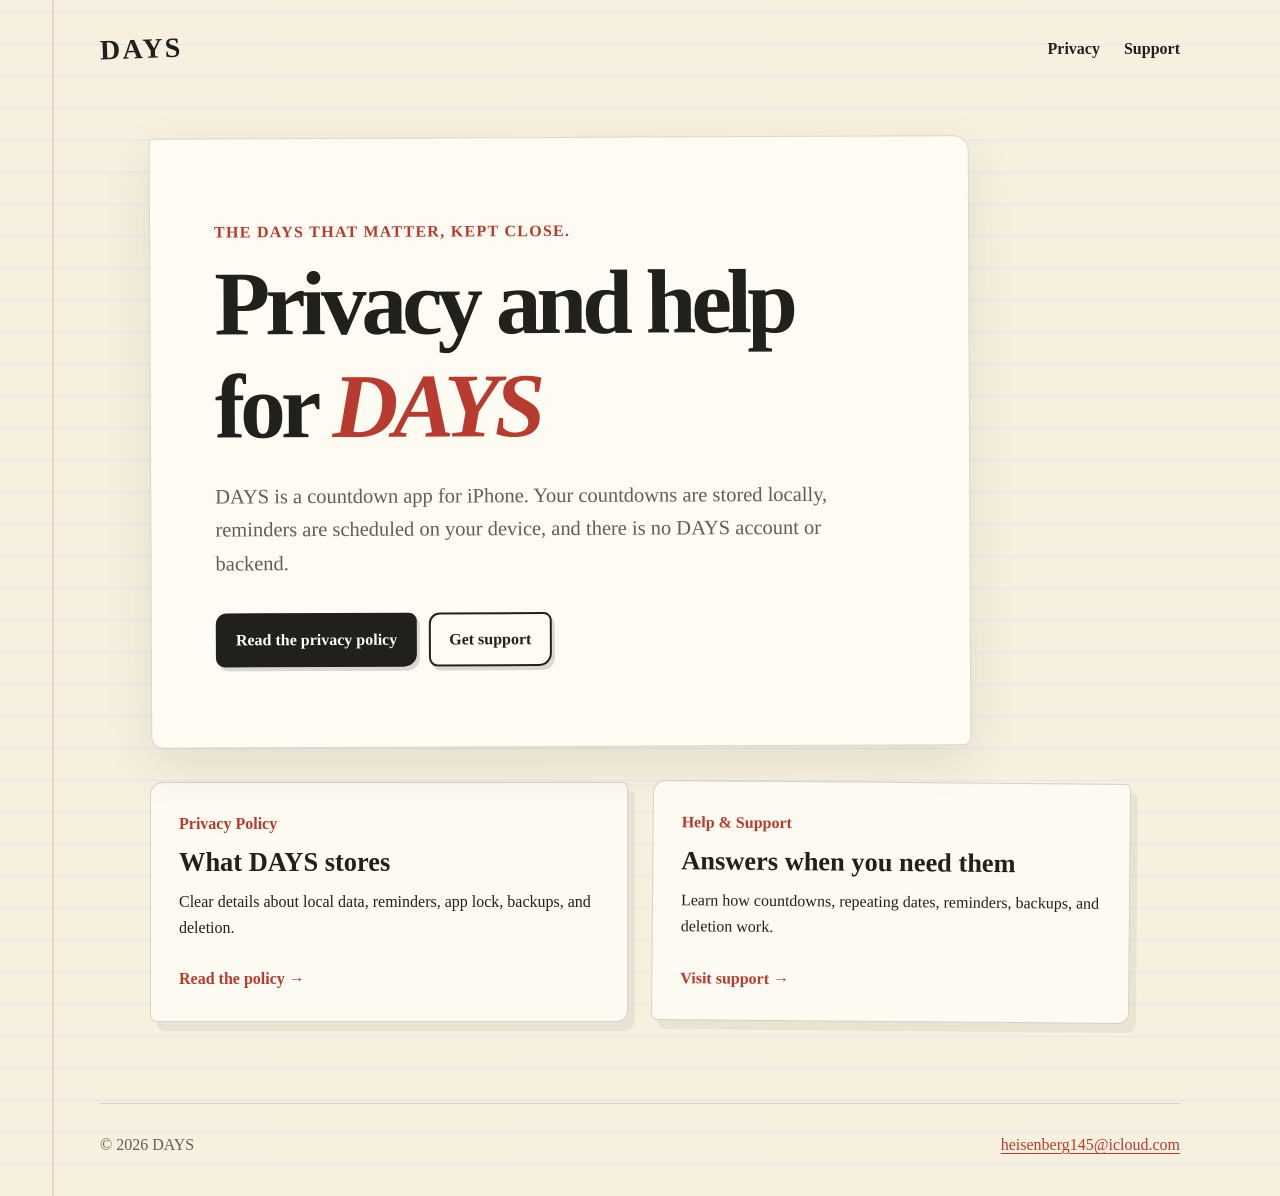
<file: index.html>
<!doctype html>
<html lang="en">
<head>
  <meta charset="utf-8">
  <meta name="viewport" content="width=device-width, initial-scale=1">
  <meta name="description" content="Official privacy and support information for DAYS, a private countdown app for iPhone.">
  <meta name="theme-color" content="#f7f0df">
  <title>DAYS — Privacy &amp; Support</title>
  <link rel="icon" href="assets/favicon.svg" type="image/svg+xml">
  <link rel="stylesheet" href="assets/styles.css">
</head>
<body>
  <a class="skip-link" href="#main">Skip to content</a>
  <header class="site-header">
    <a class="wordmark" href="./" aria-label="DAYS home">DAYS</a>
    <nav aria-label="Primary navigation">
      <a href="privacy/">Privacy</a>
      <a href="support/">Support</a>
    </nav>
  </header>

  <main id="main" class="home-shell">
    <section class="hero" aria-labelledby="hero-title">
      <p class="eyebrow">The days that matter, kept close.</p>
      <h1 id="hero-title">Privacy and help for <span>DAYS</span></h1>
      <p class="lede">DAYS is a countdown app for iPhone. Your countdowns are stored locally, reminders are scheduled on your device, and there is no DAYS account or backend.</p>
      <div class="hero-actions">
        <a class="button primary" href="privacy/">Read the privacy policy</a>
        <a class="button secondary" href="support/">Get support</a>
      </div>
    </section>

    <section class="card-grid" aria-label="Site sections">
      <a class="paper-card" href="privacy/">
        <span class="card-kicker">Privacy Policy</span>
        <strong>What DAYS stores</strong>
        <span>Clear details about local data, reminders, app lock, backups, and deletion.</span>
        <span class="card-link">Read the policy →</span>
      </a>
      <a class="paper-card" href="support/">
        <span class="card-kicker">Help &amp; Support</span>
        <strong>Answers when you need them</strong>
        <span>Learn how countdowns, repeating dates, reminders, backups, and deletion work.</span>
        <span class="card-link">Visit support →</span>
      </a>
    </section>
  </main>

  <footer class="site-footer">
    <span>© 2026 DAYS</span>
    <a href="mailto:heisenberg145@icloud.com">heisenberg145@icloud.com</a>
  </footer>
</body>
</html>
</file>
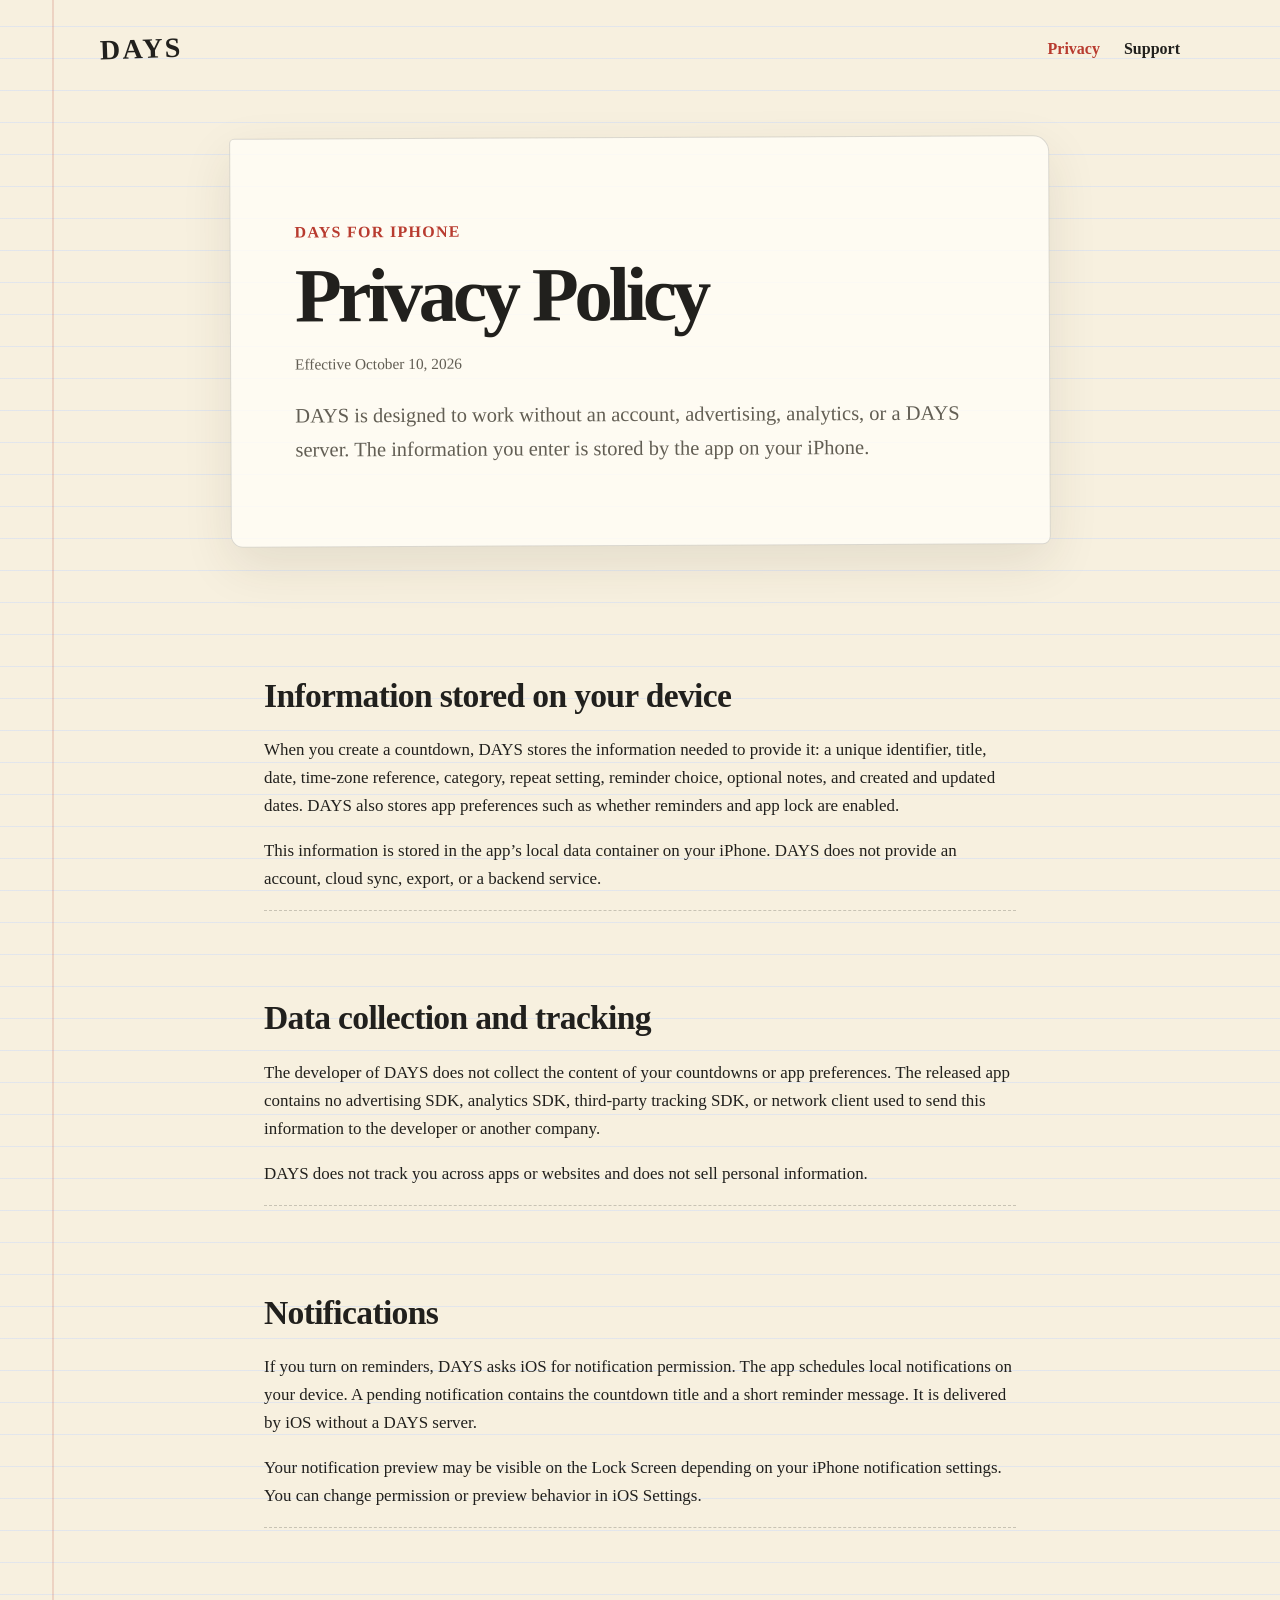
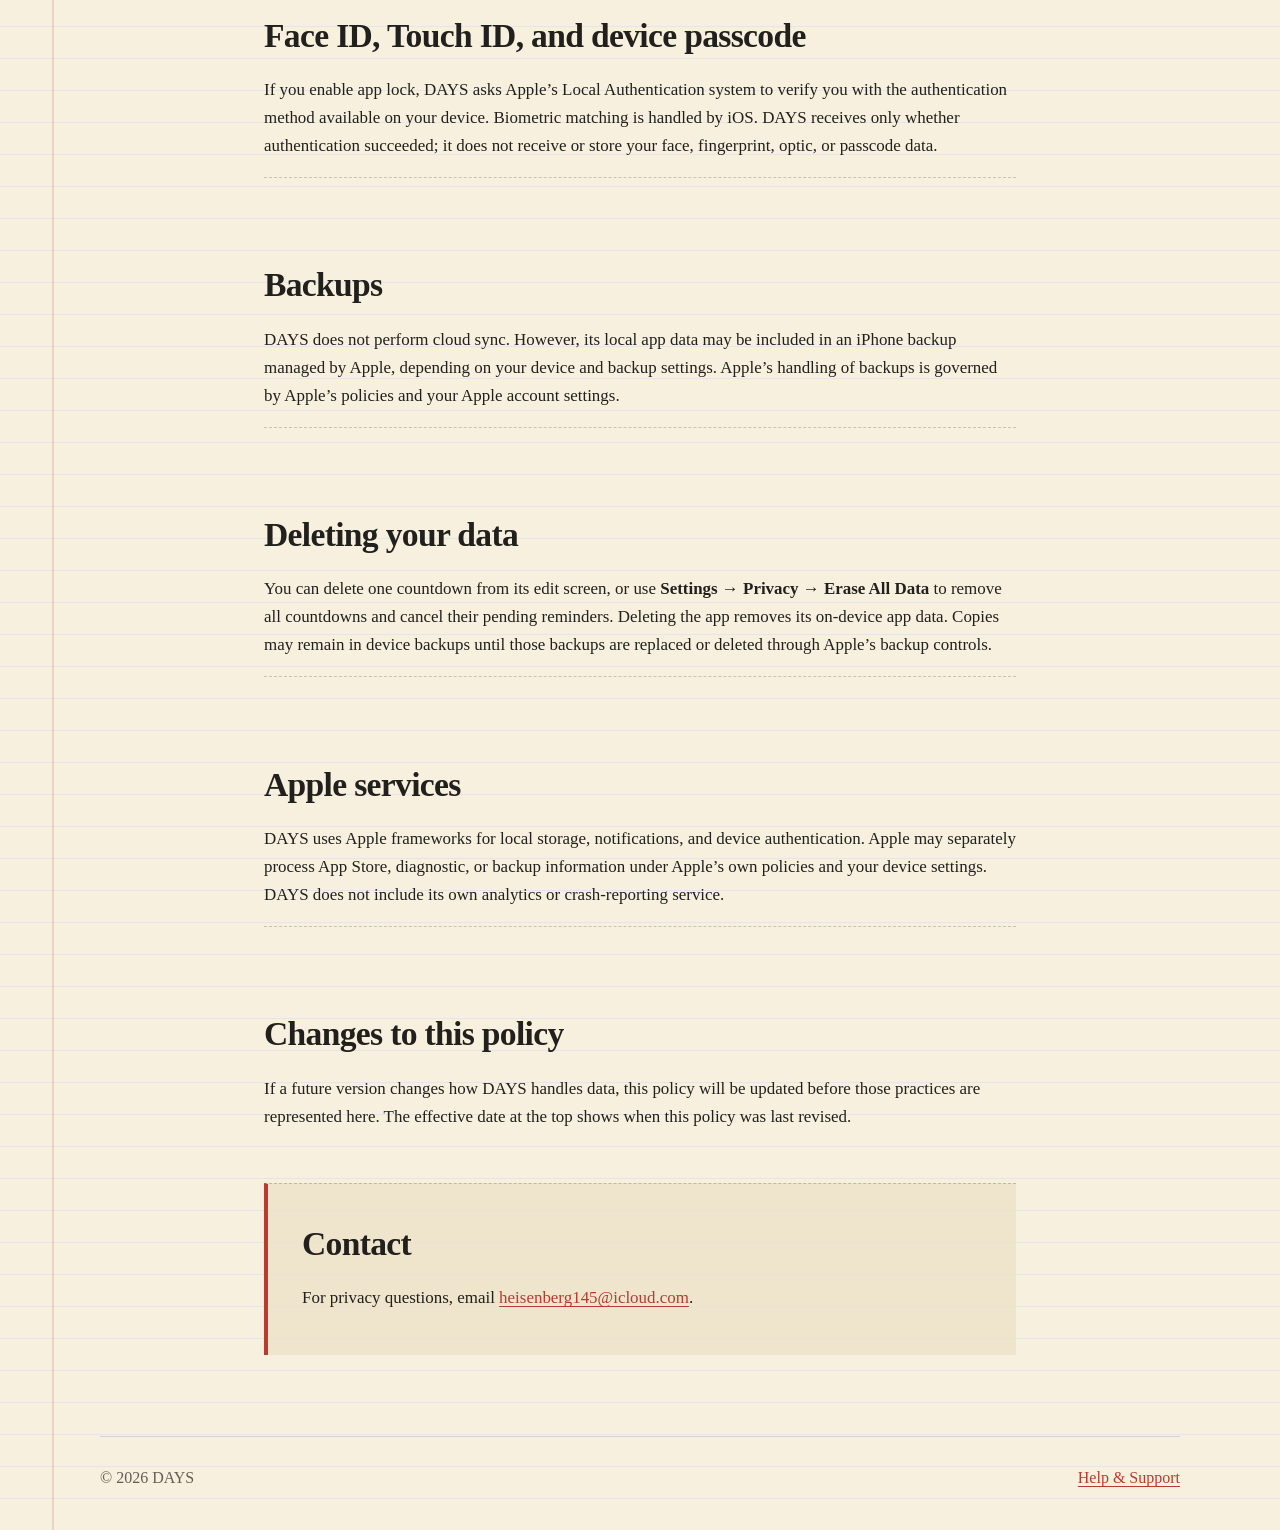
<file: privacy/index.html>
<!doctype html>
<html lang="en">
<head>
  <meta charset="utf-8">
  <meta name="viewport" content="width=device-width, initial-scale=1">
  <meta name="description" content="Privacy Policy for DAYS, a countdown app for iPhone.">
  <meta name="theme-color" content="#f7f0df">
  <title>Privacy Policy — DAYS</title>
  <link rel="icon" href="../assets/favicon.svg" type="image/svg+xml">
  <link rel="stylesheet" href="../assets/styles.css">
</head>
<body>
  <a class="skip-link" href="#main">Skip to content</a>
  <header class="site-header">
    <a class="wordmark" href="../" aria-label="DAYS home">DAYS</a>
    <nav aria-label="Primary navigation">
      <a href="./" aria-current="page">Privacy</a>
      <a href="../support/">Support</a>
    </nav>
  </header>

  <main id="main" class="article-shell">
    <header class="article-header">
      <p class="eyebrow">DAYS for iPhone</p>
      <h1>Privacy Policy</h1>
      <p class="effective">Effective October 10, 2026</p>
      <p class="lede">DAYS is designed to work without an account, advertising, analytics, or a DAYS server. The information you enter is stored by the app on your iPhone.</p>
    </header>

    <article class="policy-content">
      <section>
        <h2>Information stored on your device</h2>
        <p>When you create a countdown, DAYS stores the information needed to provide it: a unique identifier, title, date, time-zone reference, category, repeat setting, reminder choice, optional notes, and created and updated dates. DAYS also stores app preferences such as whether reminders and app lock are enabled.</p>
        <p>This information is stored in the app’s local data container on your iPhone. DAYS does not provide an account, cloud sync, export, or a backend service.</p>
      </section>

      <section>
        <h2>Data collection and tracking</h2>
        <p>The developer of DAYS does not collect the content of your countdowns or app preferences. The released app contains no advertising SDK, analytics SDK, third-party tracking SDK, or network client used to send this information to the developer or another company.</p>
        <p>DAYS does not track you across apps or websites and does not sell personal information.</p>
      </section>

      <section>
        <h2>Notifications</h2>
        <p>If you turn on reminders, DAYS asks iOS for notification permission. The app schedules local notifications on your device. A pending notification contains the countdown title and a short reminder message. It is delivered by iOS without a DAYS server.</p>
        <p>Your notification preview may be visible on the Lock Screen depending on your iPhone notification settings. You can change permission or preview behavior in iOS Settings.</p>
      </section>

      <section>
        <h2>Face ID, Touch ID, and device passcode</h2>
        <p>If you enable app lock, DAYS asks Apple’s Local Authentication system to verify you with the authentication method available on your device. Biometric matching is handled by iOS. DAYS receives only whether authentication succeeded; it does not receive or store your face, fingerprint, optic, or passcode data.</p>
      </section>

      <section>
        <h2>Backups</h2>
        <p>DAYS does not perform cloud sync. However, its local app data may be included in an iPhone backup managed by Apple, depending on your device and backup settings. Apple’s handling of backups is governed by Apple’s policies and your Apple account settings.</p>
      </section>

      <section>
        <h2>Deleting your data</h2>
        <p>You can delete one countdown from its edit screen, or use <strong>Settings → Privacy → Erase All Data</strong> to remove all countdowns and cancel their pending reminders. Deleting the app removes its on-device app data. Copies may remain in device backups until those backups are replaced or deleted through Apple’s backup controls.</p>
      </section>

      <section>
        <h2>Apple services</h2>
        <p>DAYS uses Apple frameworks for local storage, notifications, and device authentication. Apple may separately process App Store, diagnostic, or backup information under Apple’s own policies and your device settings. DAYS does not include its own analytics or crash-reporting service.</p>
      </section>

      <section>
        <h2>Changes to this policy</h2>
        <p>If a future version changes how DAYS handles data, this policy will be updated before those practices are represented here. The effective date at the top shows when this policy was last revised.</p>
      </section>

      <section class="contact-panel">
        <h2>Contact</h2>
        <p>For privacy questions, email <a href="mailto:heisenberg145@icloud.com?subject=DAYS%20Privacy">heisenberg145@icloud.com</a>.</p>
      </section>
    </article>
  </main>

  <footer class="site-footer">
    <span>© 2026 DAYS</span>
    <a href="../support/">Help &amp; Support</a>
  </footer>
</body>
</html>
</file>
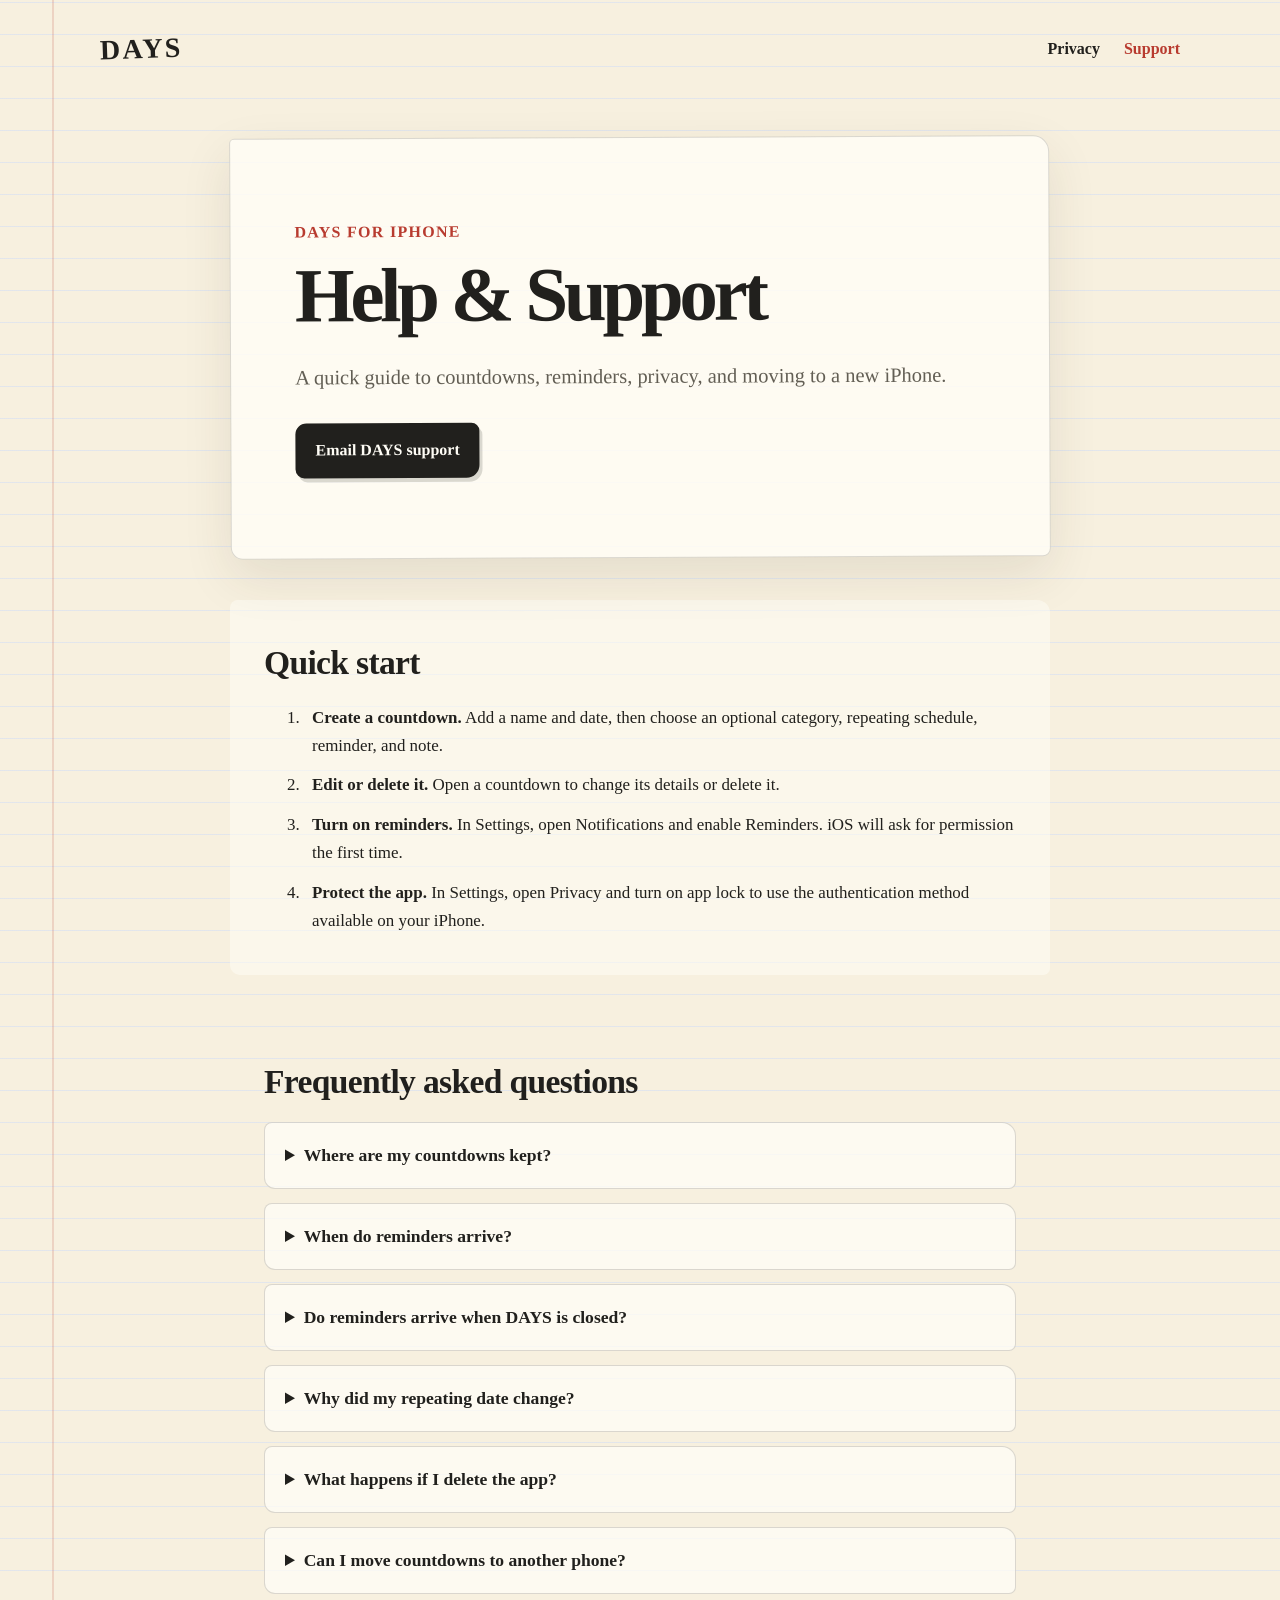
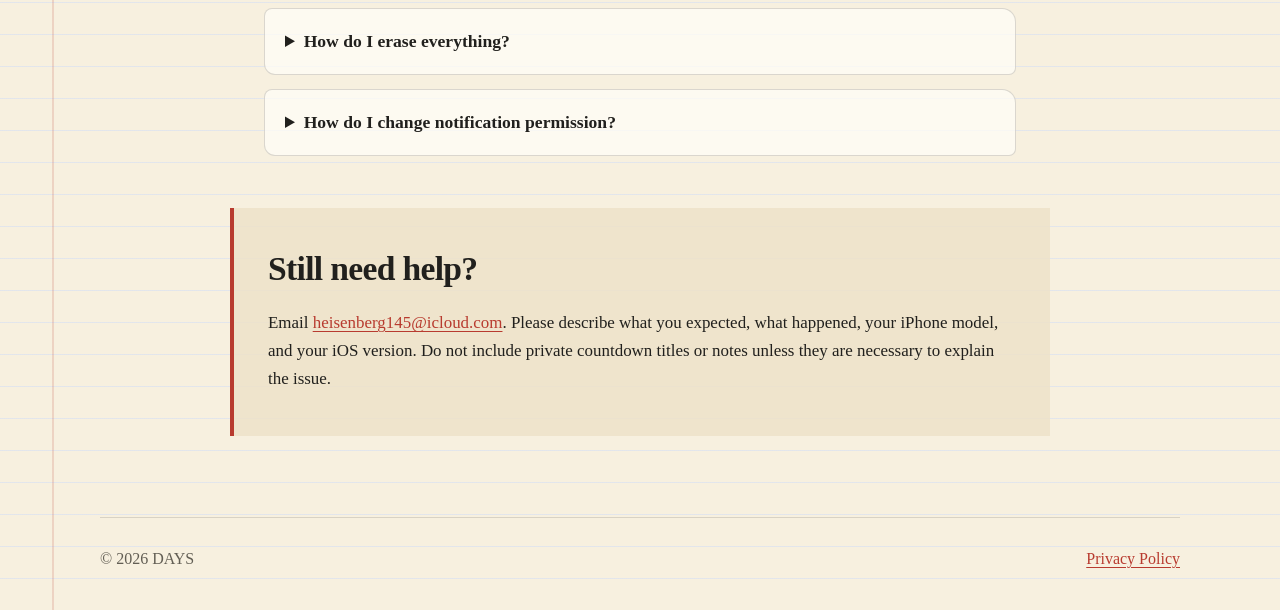
<file: support/index.html>
<!doctype html>
<html lang="en">
<head>
  <meta charset="utf-8">
  <meta name="viewport" content="width=device-width, initial-scale=1">
  <meta name="description" content="Help and email support for DAYS, a countdown app for iPhone.">
  <meta name="theme-color" content="#f7f0df">
  <title>Help &amp; Support — DAYS</title>
  <link rel="icon" href="../assets/favicon.svg" type="image/svg+xml">
  <link rel="stylesheet" href="../assets/styles.css">
</head>
<body>
  <a class="skip-link" href="#main">Skip to content</a>
  <header class="site-header">
    <a class="wordmark" href="../" aria-label="DAYS home">DAYS</a>
    <nav aria-label="Primary navigation">
      <a href="../privacy/">Privacy</a>
      <a href="./" aria-current="page">Support</a>
    </nav>
  </header>

  <main id="main" class="article-shell">
    <header class="article-header">
      <p class="eyebrow">DAYS for iPhone</p>
      <h1>Help &amp; Support</h1>
      <p class="lede">A quick guide to countdowns, reminders, privacy, and moving to a new iPhone.</p>
      <a class="button primary" href="mailto:heisenberg145@icloud.com?subject=DAYS%20Support">Email DAYS support</a>
    </header>

    <section class="quick-start" aria-labelledby="quick-start-title">
      <h2 id="quick-start-title">Quick start</h2>
      <ol>
        <li><strong>Create a countdown.</strong> Add a name and date, then choose an optional category, repeating schedule, reminder, and note.</li>
        <li><strong>Edit or delete it.</strong> Open a countdown to change its details or delete it.</li>
        <li><strong>Turn on reminders.</strong> In Settings, open Notifications and enable Reminders. iOS will ask for permission the first time.</li>
        <li><strong>Protect the app.</strong> In Settings, open Privacy and turn on app lock to use the authentication method available on your iPhone.</li>
      </ol>
    </section>

    <section class="faq" aria-labelledby="faq-title">
      <h2 id="faq-title">Frequently asked questions</h2>

      <details>
        <summary>Where are my countdowns kept?</summary>
        <p>They are stored in the DAYS app data on this iPhone. There is no DAYS account, server, or sync service. Your app data may also be present in an iPhone backup if backups are enabled.</p>
      </details>

      <details>
        <summary>When do reminders arrive?</summary>
        <p>You can choose the day of the event, one day before, or one week before. DAYS schedules reminders for 9:00 a.m. in your current calendar time zone. Reminders require both the DAYS Reminders switch and iOS notification permission.</p>
      </details>

      <details>
        <summary>Do reminders arrive when DAYS is closed?</summary>
        <p>Yes. DAYS gives the reminder to iOS in advance, so it can arrive while the app is closed. If the chosen reminder time for a one-time event has already passed, that reminder will not be scheduled.</p>
      </details>

      <details>
        <summary>Why did my repeating date change?</summary>
        <p>For a yearly event on February 29, DAYS uses February 28 in non-leap years and returns to February 29 in the next leap year. Monthly dates that do not exist in a shorter month use that month’s final day.</p>
      </details>

      <details>
        <summary>What happens if I delete the app?</summary>
        <p>The on-device DAYS data is removed with the app. If the iPhone is included in a device backup, restoring that backup may restore the data; otherwise it cannot be recovered.</p>
      </details>

      <details>
        <summary>Can I move countdowns to another phone?</summary>
        <p>DAYS 1.0 does not provide export or sync. Restoring a compatible iPhone backup is the only supported transfer path in this version.</p>
      </details>

      <details>
        <summary>How do I erase everything?</summary>
        <p>Open <strong>Settings → Privacy → Erase All Data</strong>. DAYS asks twice before deleting all countdowns and cancelling their pending reminders. This cannot be undone inside the app.</p>
      </details>

      <details>
        <summary>How do I change notification permission?</summary>
        <p>Open the iPhone Settings app, select DAYS, then Notifications. You can turn notifications on or off and control how previews appear.</p>
      </details>
    </section>

    <section class="contact-panel">
      <h2>Still need help?</h2>
      <p>Email <a href="mailto:heisenberg145@icloud.com?subject=DAYS%20Support">heisenberg145@icloud.com</a>. Please describe what you expected, what happened, your iPhone model, and your iOS version. Do not include private countdown titles or notes unless they are necessary to explain the issue.</p>
    </section>
  </main>

  <footer class="site-footer">
    <span>© 2026 DAYS</span>
    <a href="../privacy/">Privacy Policy</a>
  </footer>
</body>
</html>
</file>
<file: assets/styles.css>
:root {
  color-scheme: light;
  --paper: #f7f0df;
  --paper-deep: #eee2c9;
  --ink: #21201d;
  --muted: #625e54;
  --accent: #b83b2f;
  --line: rgba(54, 77, 116, 0.14);
  --shadow: 0 18px 50px rgba(59, 45, 25, 0.10);
}

* { box-sizing: border-box; }

html { scroll-behavior: smooth; }

body {
  margin: 0;
  color: var(--ink);
  background:
    linear-gradient(90deg, transparent 0 52px, rgba(184, 59, 47, 0.16) 52px 54px, transparent 54px),
    repeating-linear-gradient(0deg, var(--paper) 0 31px, var(--line) 31px 32px);
  font-family: ui-serif, Georgia, Cambria, "Times New Roman", serif;
  line-height: 1.65;
  min-height: 100vh;
}

a { color: var(--accent); text-underline-offset: 0.2em; }
a:hover { text-decoration-thickness: 2px; }
a:focus-visible, summary:focus-visible { outline: 3px solid rgba(184, 59, 47, 0.38); outline-offset: 4px; }

.skip-link {
  position: fixed;
  top: 12px;
  left: 12px;
  z-index: 10;
  transform: translateY(-180%);
  padding: 8px 12px;
  color: white;
  background: var(--ink);
  border-radius: 8px;
}
.skip-link:focus { transform: translateY(0); }

.site-header,
.site-footer {
  width: min(1080px, calc(100% - 40px));
  margin-inline: auto;
  display: flex;
  align-items: center;
  justify-content: space-between;
  gap: 24px;
}

.site-header { padding: 26px 0 20px; }
.site-header nav { display: flex; gap: 24px; }
.site-header nav a { color: var(--ink); text-decoration: none; font-weight: 700; }
.site-header nav a[aria-current="page"] { color: var(--accent); }

.wordmark {
  color: var(--ink);
  font-family: ui-rounded, "Bradley Hand", "Comic Sans MS", cursive;
  font-size: 1.75rem;
  font-weight: 800;
  letter-spacing: 0.08em;
  text-decoration: none;
  transform: rotate(-2deg);
}

.home-shell,
.article-shell {
  width: min(980px, calc(100% - 40px));
  margin: 5vh auto 9vh;
}

.hero,
.article-header {
  max-width: 820px;
  padding: clamp(34px, 7vw, 80px) clamp(24px, 6vw, 64px);
  background: rgba(255, 253, 246, 0.84);
  border: 1px solid rgba(33, 32, 29, 0.16);
  border-radius: 5px 16px 8px 12px;
  box-shadow: var(--shadow);
  transform: rotate(-0.25deg);
}

.eyebrow {
  margin: 0 0 8px;
  color: var(--accent);
  font-family: ui-rounded, "Bradley Hand", "Comic Sans MS", cursive;
  font-size: 1rem;
  font-weight: 800;
  letter-spacing: 0.08em;
  text-transform: uppercase;
}

h1, h2, h3 { line-height: 1.12; }
h1 { margin: 0; font-size: clamp(2.6rem, 8vw, 5.7rem); letter-spacing: -0.055em; }
h1 span { color: var(--accent); font-style: italic; }
h2 { margin: 2.6em 0 0.65em; font-size: clamp(1.55rem, 3vw, 2.1rem); letter-spacing: -0.02em; }

.lede { max-width: 680px; margin: 22px 0 0; color: var(--muted); font-size: clamp(1.08rem, 2vw, 1.28rem); }
.effective { margin: 12px 0 0; color: var(--muted); font-size: 0.96rem; }

.hero-actions { display: flex; flex-wrap: wrap; gap: 12px; margin-top: 32px; }
.button {
  display: inline-block;
  padding: 12px 18px;
  border: 2px solid var(--ink);
  border-radius: 11px 8px 13px 9px;
  font-weight: 800;
  text-decoration: none;
  box-shadow: 3px 4px 0 rgba(33, 32, 29, 0.16);
}
.button.primary { color: #fffdf6; background: var(--ink); }
.button.secondary { color: var(--ink); background: transparent; }
.button:hover { transform: translateY(-2px) rotate(-0.4deg); }

.card-grid {
  display: grid;
  grid-template-columns: repeat(2, minmax(0, 1fr));
  gap: 24px;
  margin-top: 34px;
}

.paper-card {
  display: flex;
  flex-direction: column;
  gap: 10px;
  min-height: 240px;
  padding: 28px;
  color: var(--ink);
  background: rgba(255, 253, 246, 0.78);
  border: 1px solid rgba(33, 32, 29, 0.18);
  border-radius: 13px 6px 11px 7px;
  box-shadow: 7px 9px 0 rgba(71, 60, 42, 0.07);
  text-decoration: none;
}
.paper-card:nth-child(2) { transform: rotate(0.5deg); }
.paper-card:hover { border-color: var(--accent); }
.paper-card strong { font-size: 1.65rem; line-height: 1.2; }
.card-kicker, .card-link { color: var(--accent); font-weight: 800; }
.card-link { margin-top: auto; }

.article-shell { max-width: 820px; }
.article-header { margin-bottom: 42px; }
.article-header h1 { font-size: clamp(2.5rem, 7vw, 4.8rem); }
.article-header .button { margin-top: 28px; }

.policy-content,
.quick-start,
.faq,
.contact-panel {
  padding-inline: clamp(4px, 4vw, 34px);
}

.policy-content p,
.quick-start li,
.faq p,
.contact-panel p { font-size: 1.06rem; }

.policy-content section { padding-top: 1px; }
.policy-content section + section { border-top: 1px dashed rgba(33, 32, 29, 0.22); }

.quick-start {
  margin-bottom: 52px;
  padding-block: 4px 24px;
  background: rgba(255, 253, 246, 0.54);
  border-radius: 8px 13px 7px 10px;
}
.quick-start h2 { margin-top: 1.2em; }
.quick-start li { margin-bottom: 12px; padding-left: 8px; }

.faq details {
  margin: 0 0 14px;
  padding: 0 20px;
  background: rgba(255, 253, 246, 0.76);
  border: 1px solid rgba(33, 32, 29, 0.16);
  border-radius: 8px 14px 7px 11px;
}
.faq summary { padding: 18px 0; cursor: pointer; font-size: 1.1rem; font-weight: 800; }
.faq details[open] summary { color: var(--accent); }
.faq details p { margin: 0; padding: 0 0 20px; color: var(--muted); }

.contact-panel {
  margin-top: 52px;
  padding-block: 1px 26px;
  background: rgba(238, 226, 201, 0.82);
  border-left: 4px solid var(--accent);
}
.contact-panel h2 { margin-top: 1.2em; }

.site-footer {
  padding: 28px 0 38px;
  color: var(--muted);
  border-top: 1px solid rgba(33, 32, 29, 0.14);
}

@media (max-width: 700px) {
  body { background: repeating-linear-gradient(0deg, var(--paper) 0 31px, var(--line) 31px 32px); }
  .site-header, .site-footer { width: min(100% - 28px, 1080px); }
  .site-header { align-items: flex-start; }
  .site-header nav { gap: 14px; }
  .home-shell, .article-shell { width: min(100% - 28px, 980px); margin-top: 2vh; }
  .hero, .article-header { padding: 32px 22px; }
  .card-grid { grid-template-columns: 1fr; }
  .site-footer { align-items: flex-start; flex-direction: column; gap: 6px; }
}

@media (prefers-reduced-motion: reduce) {
  html { scroll-behavior: auto; }
  *, *::before, *::after { transition: none !important; }
}

@media print {
  body { background: white; }
  .site-header nav, .hero-actions, .site-footer { display: none; }
  .article-shell { width: 100%; margin: 0; }
  .article-header { padding: 0 0 24px; border: 0; box-shadow: none; }
  .policy-content, .quick-start, .faq, .contact-panel { padding-inline: 0; }
}
</file>
